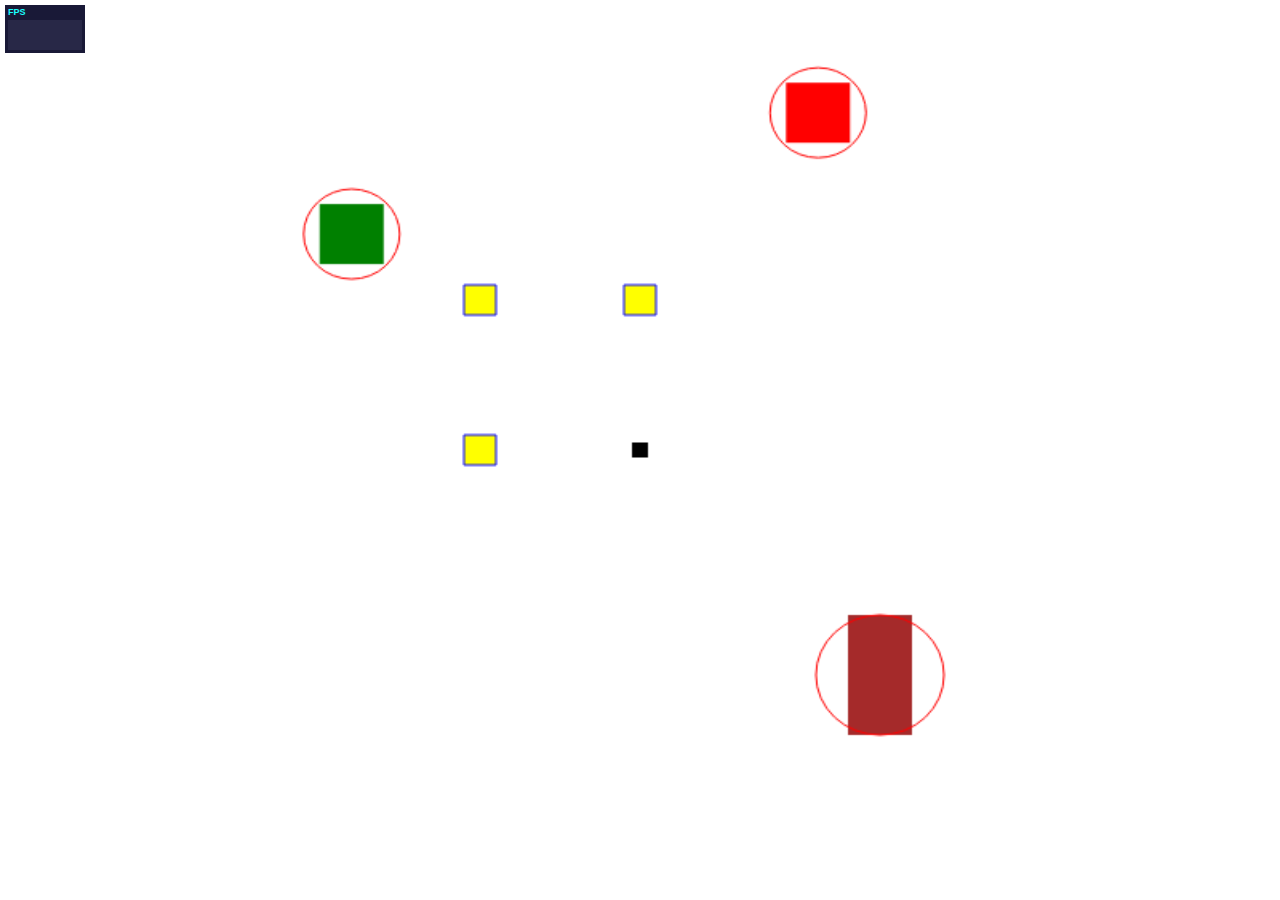
<file: Game/index.html>
<!DOCTYPE html>
<html>

	<head>

		<title>ANNE Final Project Game</title>
		<style type="text/css">
			@import url("http://fonts.googleapis.com/css?family=Open+Sans:400,800");
			@import url("css/SE_style.css");
			@import url("css/style.css");
		</style>
	</head>
	<body>
		<canvas id='mainCanvas' width='800' height='600'>
			Canvas not supported! It is required for this to work. Please download and use the latest <a href="https://www.google.com/intl/en/chrome/browser/">Chrome Browser</a>.
		</canvas>

		<!-- Includes -->
		<script src='js/lib/jquery-1.9.1.min.js'>Javascript Required</script>
		<script src='js/lib/requestAnimationFrame.js'>Javascript Required</script>
		<script src='js/lib/stats.js'>Javascript Required</script>
		<script src='js/lib/math.js'>Javascript Required</script>
		<script src='js/lib/sydoEngine.js'>Javascript Required</script>

		<!-- This section replaced to just include the compiled script -->
		<div class='compiled_script'>
			<script src='js/script.js'></script>

			<!-- Managers and what not -->
			<script src='js/interfaceManager.js'></script>
			<script src='js/encounterManager.js'></script>
			
			<!-- Characters -->
			<script src='js/characters/cameraMan.js'></script>
			<script src='js/characters/player.js'></script>
			<script src='js/characters/enemy.js'></script>
			<script src='js/characters/key.js'></script>
			<script src='js/characters/door.js'></script>

			<!-- Components -->
			<script src='js/components/collectableComponent.js'></script>
			<script src='js/components/playerAIComponent.js'></script>
			<script src='js/components/enemyAIComponent.js'></script>

			<!-- Media -->
			<script src='media/imageFiles.js'></script>
			<script src='media/audioFiles.js'></script>
		</div>

	</body>

</html>
</file>
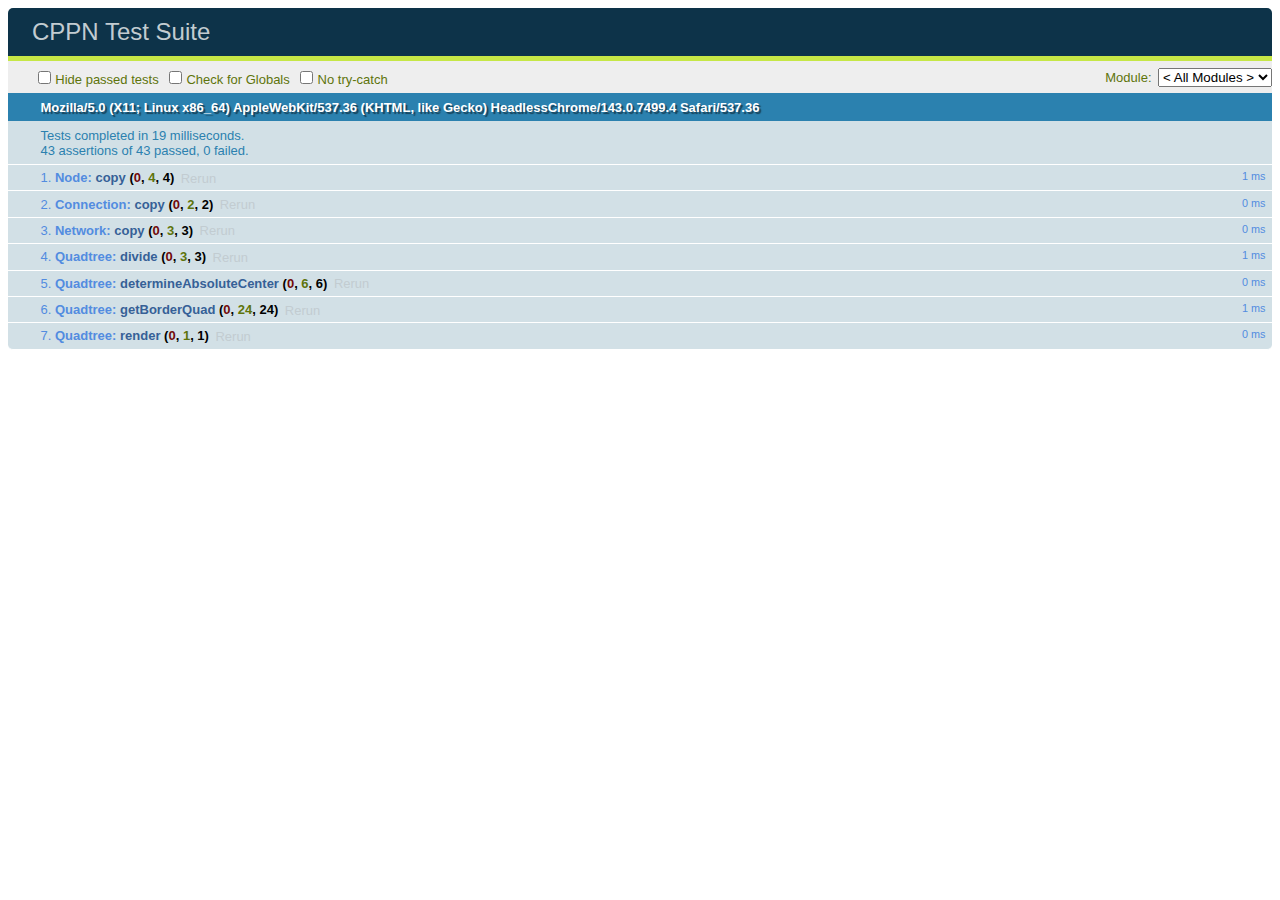
<file: CPPN/test/index.html>
<!DOCTYPE html>
<!--
	Testing Suite for CPPN
 -->
<html>
<head>
	<meta charset="utf-8">
	<title>CPPN Test Suite</title>
	<link rel="stylesheet" href="resources/qunit-1.11.0.css">
</head>
<body>
	<div id="qunit"></div>

	<!-- Libraries -->
	<script src='../lib/jquery-1.9.1.min.js'></script>
	<script src='resources/qunit-1.11.0.js'></script>

	<!-- Viewer Source Code -->
	<script src='../js/math.js'></script>
	<script src='../js/utils.js'></script>
	<script src='../js/node.js'></script>
	<script src='../js/connection.js'></script>
	<script src='../js/network.js'></script>
	<script src='../js/cppn.js'></script>
	<script src='../js/quadtree.js'></script>
	<!--<script src='../js/script-quadtree.js'></script>-->

	<!-- Tests -->
	<script src="tests/tNode.js"></script>
	<script src="tests/tConnection.js"></script>
	<script src="tests/tNetwork.js"></script>
	<script src="tests/tQuadtree.js"></script>
</body>
</html>
</file>
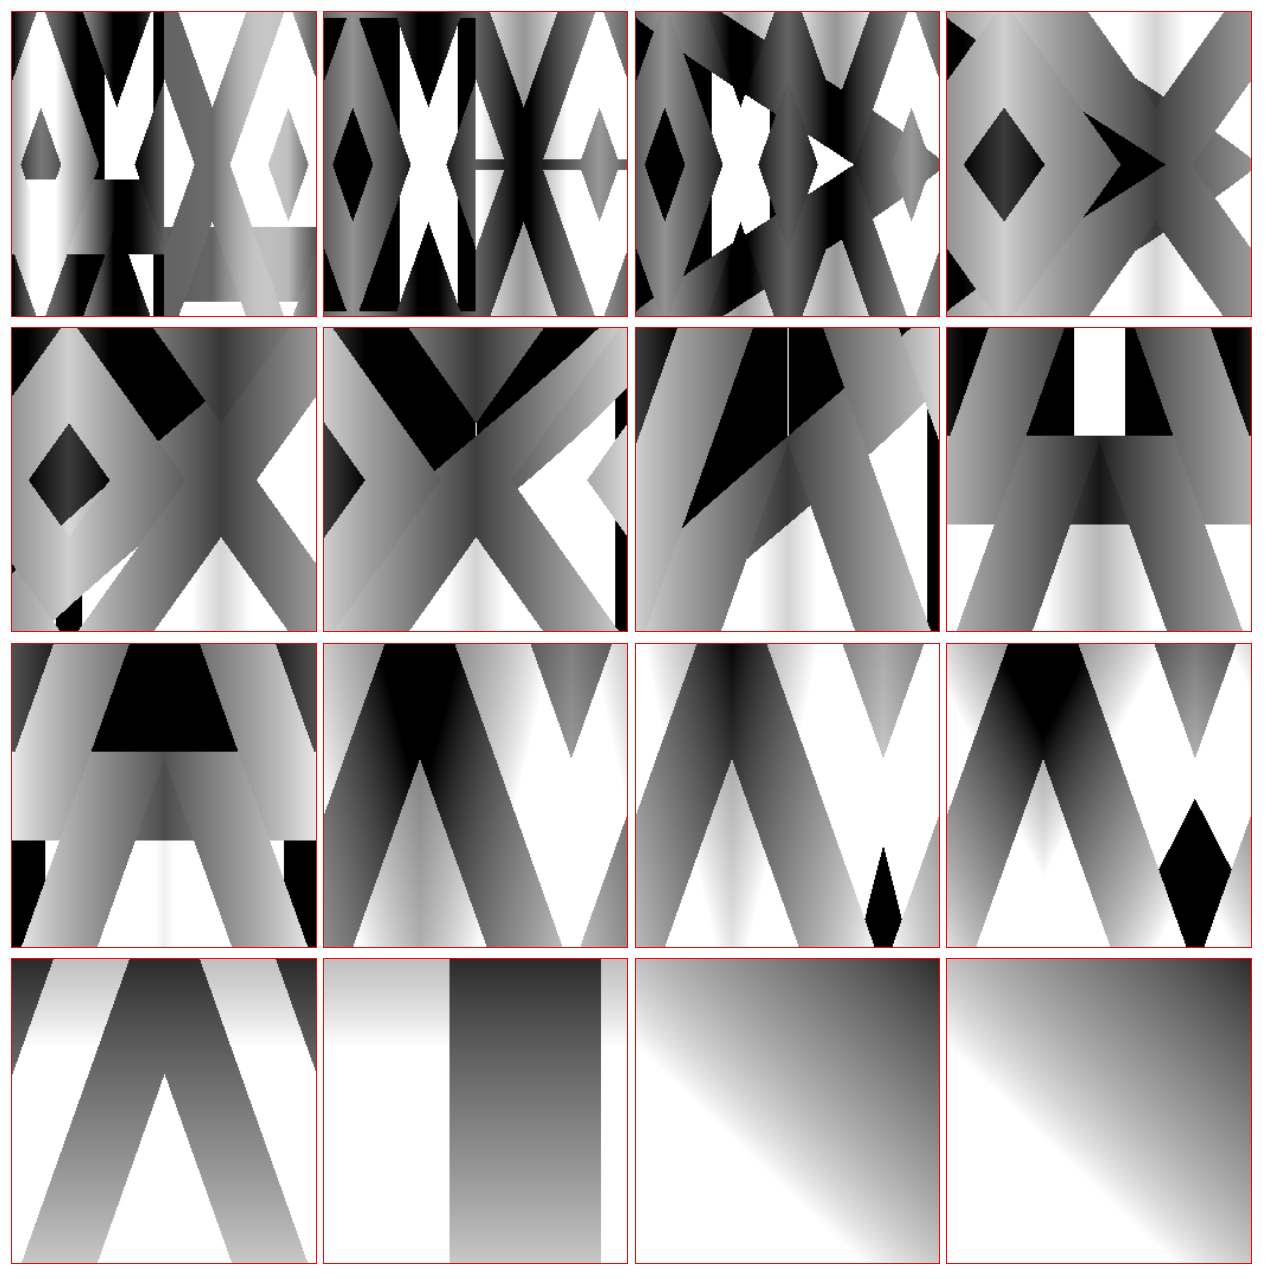
<file: CPPN/1cppn.html>
<!doctype html>
<html>
	<head>
		<meta charset="utf-8" />
		<title>CS5970 ANNE Final Project - CPPN</title>
		<link rel="stylesheet" type="text/css" href="css/cppn.css">
	</head>

	<body>
		
		<div class='container'>
		</div>

		<footer>
			<script src='lib/jquery-1.9.1.min.js'></script>
			<script src='js/math.js'></script>
			<script src='js/utils.js'></script>
			<script src='js/node.js'></script>
			<script src='js/connection.js'></script>
			<script src='js/network.js'></script>
			<script src='js/cppn.js'></script>
			<script src='js/script-cppn.js'></script>
		</footer>
	</body>

	
	
</html>
</file>
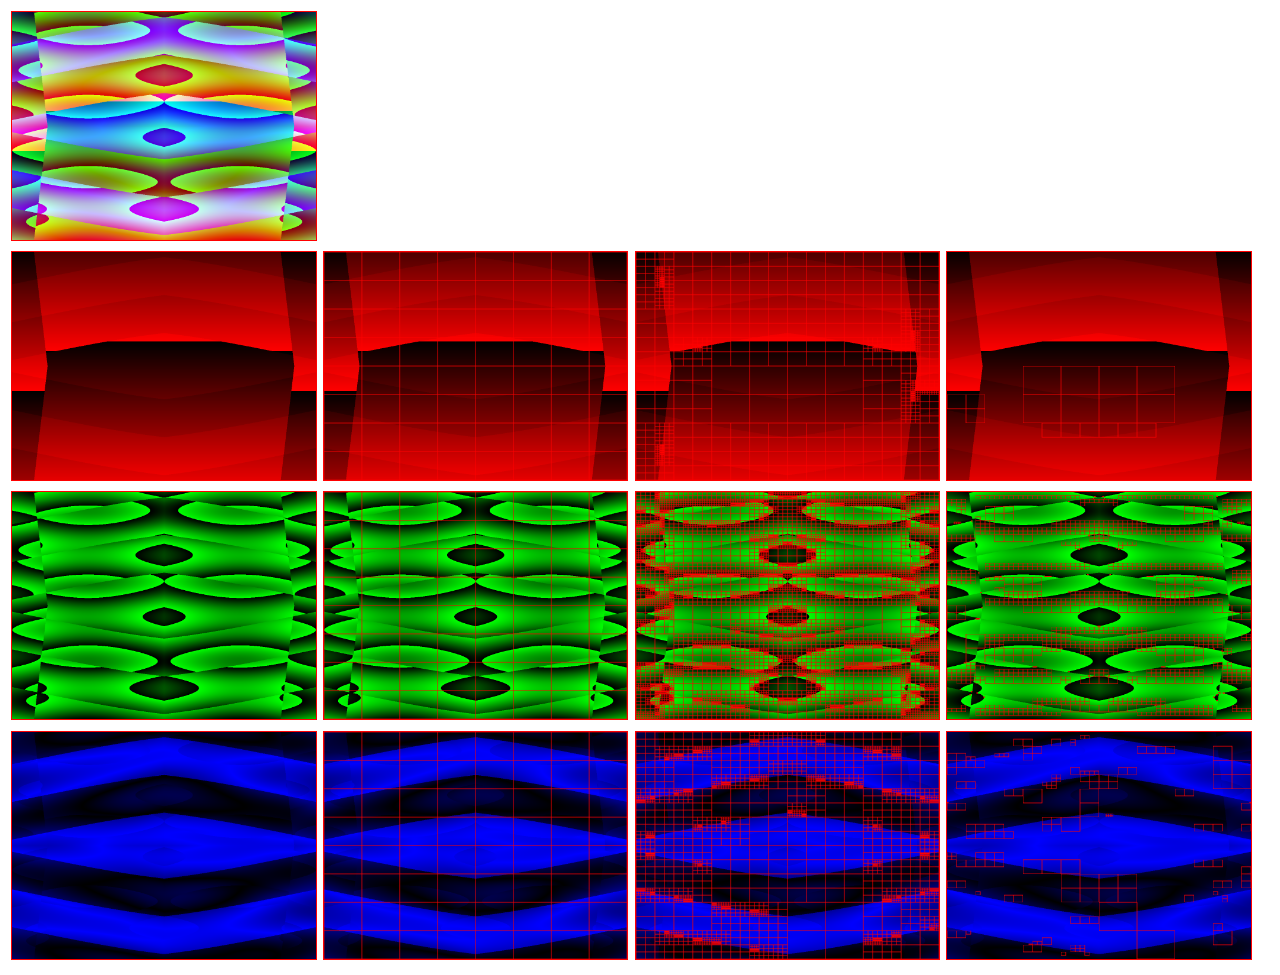
<file: CPPN/2quadtree.html>
<!doctype html>
<html>
	<head>
		<meta charset="utf-8" />
		<title>CS5970 ANNE Final Project - Quadtree</title>
		<link rel="stylesheet" type="text/css" href="css/cppn.css">
	</head>

	<body>
		
		<div class='container'>
		</div>

		<footer>
			<script src='lib/jquery-1.9.1.min.js'></script>
			<script src='js/math.js'></script>
			<script src='js/utils.js'></script>
			<script src='js/node.js'></script>
			<script src='js/connection.js'></script>
			<script src='js/network.js'></script>
			<script src='js/cppn.js'></script>
			<script src='js/quadtree.js'></script>
			<script src='js/script-quadtree.js'></script>
		</footer>
	</body>

	
	
</html>
</file>
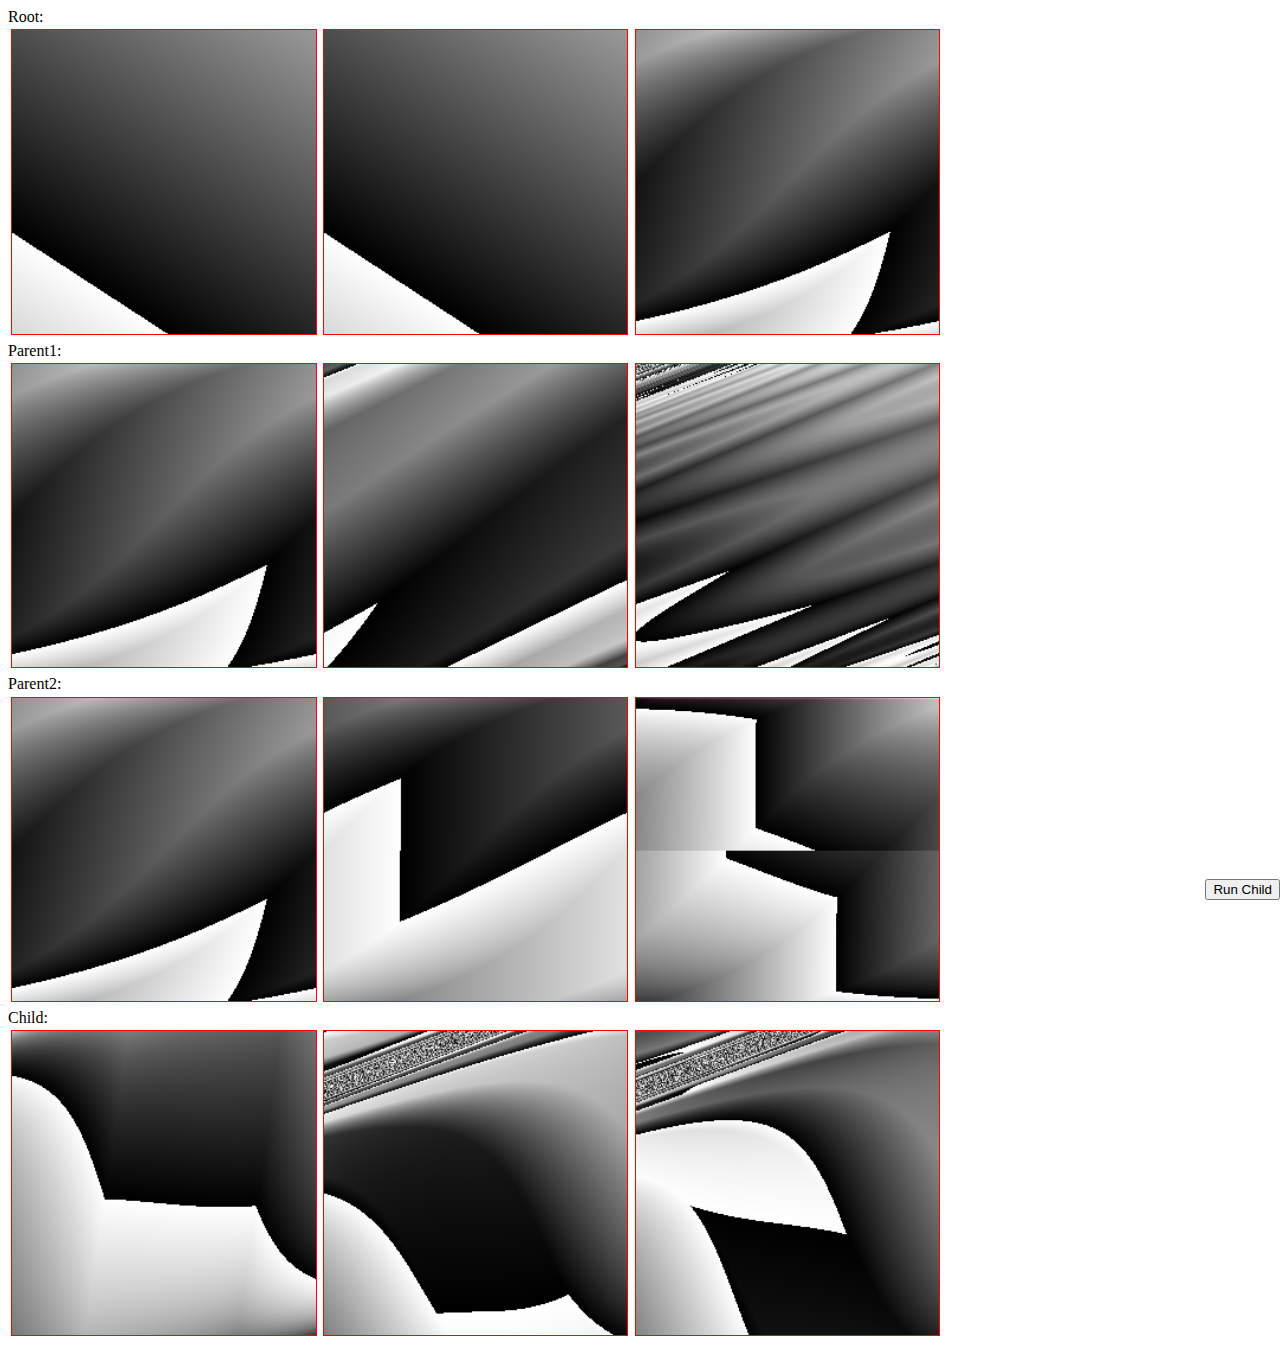
<file: CPPN/3crossover.html>
<!doctype html>
<html>
	<head>
		<meta charset="utf-8" />
		<title>CS5970 ANNE Final Project - Crossover</title>
		<link rel="stylesheet" type="text/css" href="css/cppn.css">
	</head>

	<body>
		
		<div class='container'>
		</div>

		<footer>
			<script src='lib/jquery-1.9.1.min.js'></script>
			<script src='js/math.js'></script>
			<script src='js/utils.js'></script>
			<script src='js/node.js'></script>
			<script src='js/connection.js'></script>
			<script src='js/network.js'></script>
			<script src='js/cppn.js'></script>
			<script src='js/quadtree.js'></script>
			<script src='js/script-crossover.js'></script>
		</footer>
	</body>

	
	
</html>
</file>
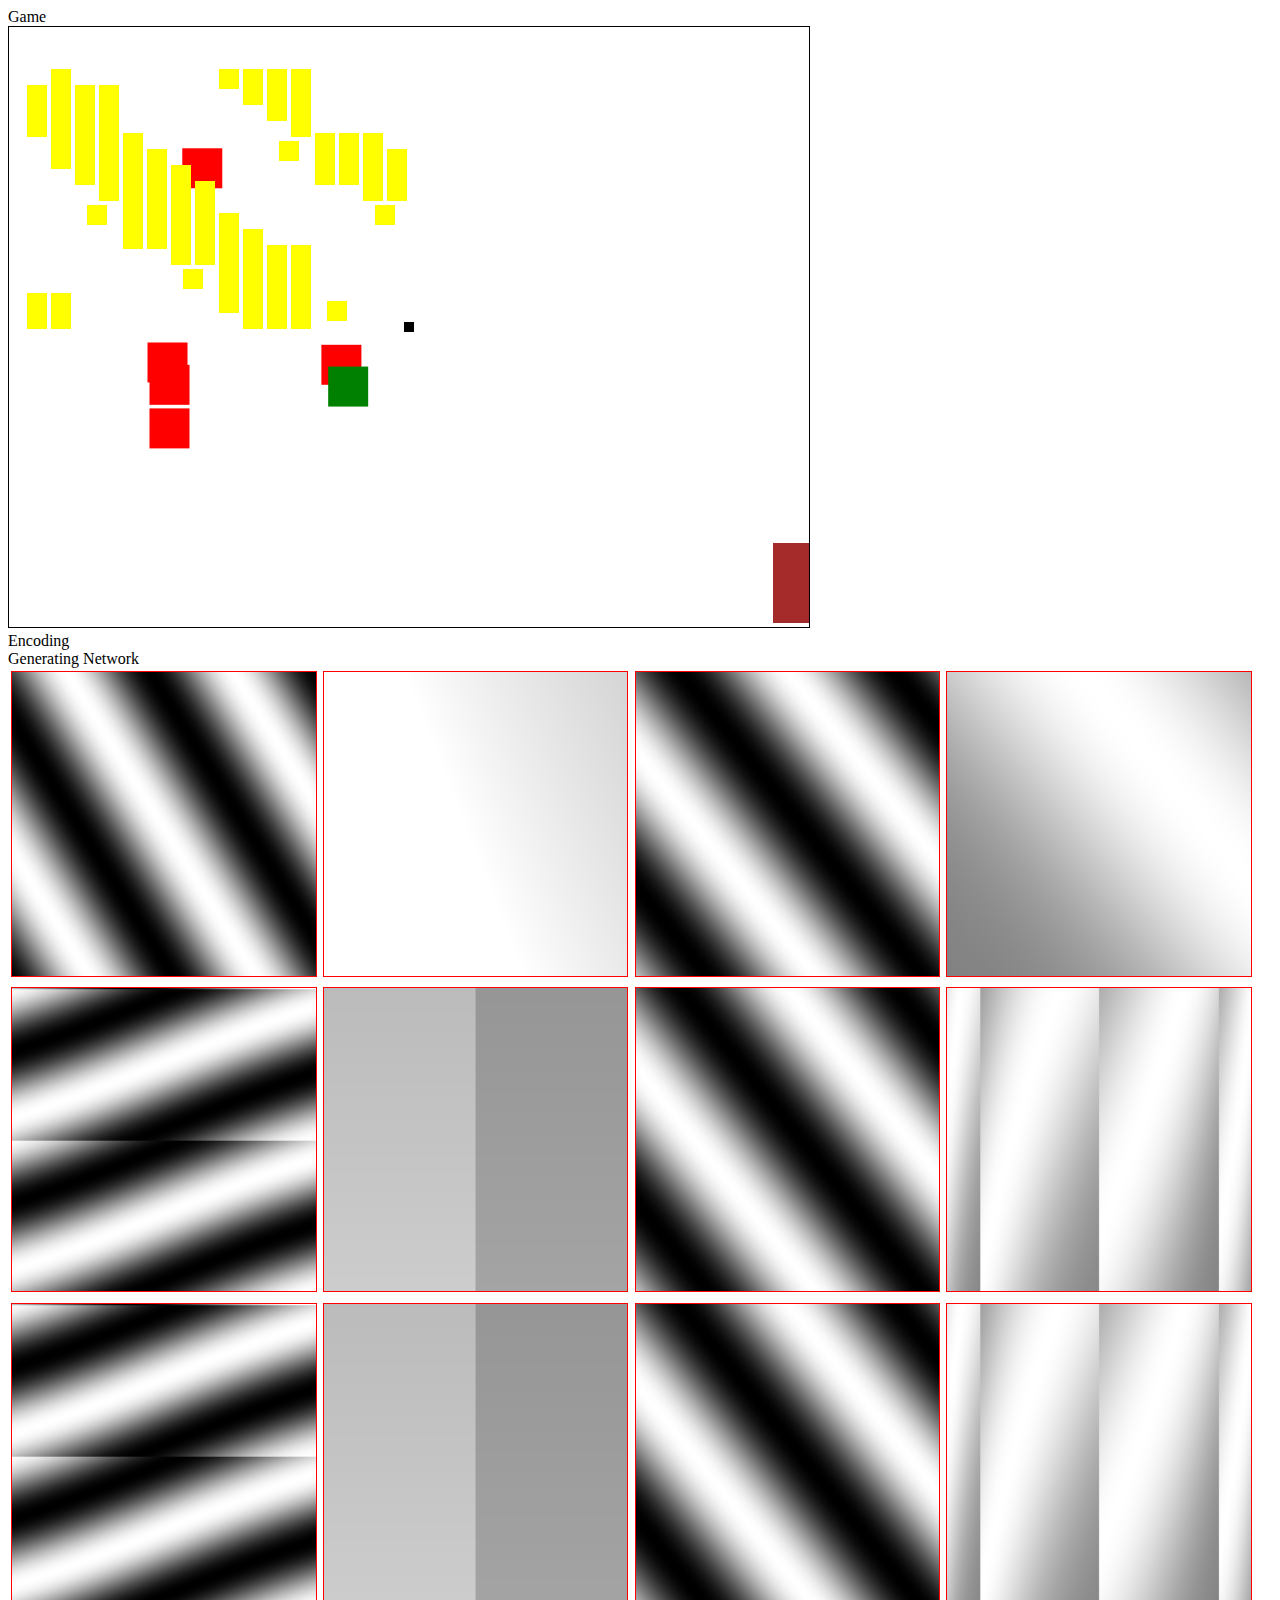
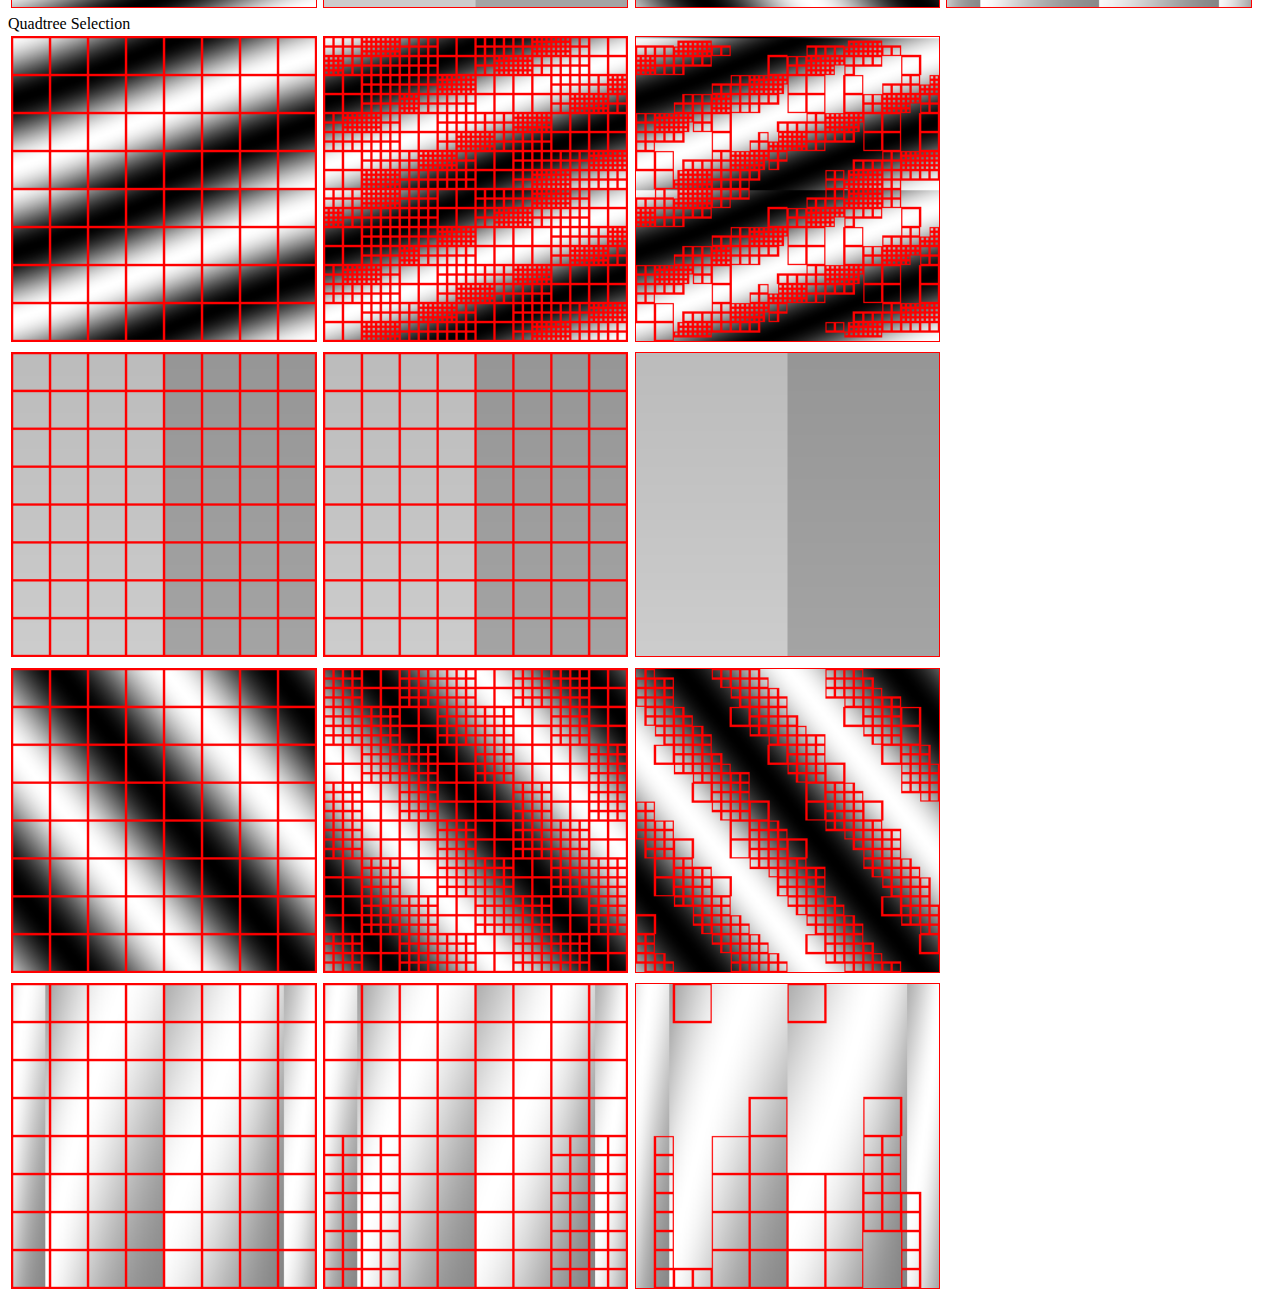
<file: CPPN/5encoding.html>
<!doctype html>
<html>
	<head>
		<meta charset="utf-8" />
		<title>CS5970 ANNE Final Project - Encoding</title>
		<link rel="stylesheet" type="text/css" href="css/cppn.css">
	</head>

	<body>
		Game <br />
		<canvas id='mainCanvas' width='800' height='600'>
			Canvas not supported! It is required for this to work. Please download and use the latest <a href="https://www.google.com/intl/en/chrome/browser/">Chrome Browser</a>.
		</canvas>

		<br />
		Encoding <br />
		<div class='container'>
		</div>

		<footer>
			<script src='lib/jquery-1.9.1.min.js'></script>
			<script src='js/math.js'></script>
			<script src='js/utils.js'></script>
			<script src='js/node.js'></script>
			<script src='js/connection.js'></script>
			<script src='js/network.js'></script>
			<script src='js/cppn.js'></script>
			<script src='js/quadtree.js'></script>
			
			<!-- Game Code -->
			<script src='../Game/js/lib/requestAnimationFrame.js'>Javascript Required</script>
			<script src='../Game/js/lib/stats.js'>Javascript Required</script>
			<script src='../Game/js/lib/math.js'>Javascript Required</script>
			<script src='../Game/js/lib/sydoEngine.js'>Javascript Required</script>
			<script src='../Game/js/baseScript.js'></script>
			<!-- Managers and what not -->
			<script src='../Game/js/interfaceManager.js'></script>
			<script src='../Game/js/encounterManager.js'></script>
			<!-- Characters -->
			<script src='../Game/js/characters/cameraMan.js'></script>
			<script src='../Game/js/characters/player.js'></script>
			<script src='../Game/js/characters/enemy.js'></script>
			<script src='../Game/js/characters/key.js'></script>
			<script src='../Game/js/characters/door.js'></script>
			<!-- Components -->
			<script src='../Game/js/components/collectableComponent.js'></script>
			<script src='../Game/js/components/playerAIComponent.js'></script>
			<script src='../Game/js/components/enemyAIComponent.js'></script>
			<!-- Media -->
			<script src='../Game/media/imageFiles.js'></script>
			<script src='../Game/media/audioFiles.js'></script>


			<script src='js/script-encoding.js'></script>
		</footer>
	</body>

	
	
</html>
</file>
<file: CPPN/css/cppn.css>
.container canvas,
.container img {
	width: 24%;
	border: 1px solid red;
	margin: 0.25%;
}

.graph {
	display: inline-block;
}

#mainCanvas {
	border: 1px solid black;
}

#stats {
	position: absolute;
	top: 5px;
	left: 5px;
}
</file>
<file: CPPN/test/resources/qunit-1.11.0.css>
/**
 * QUnit v1.11.0 - A JavaScript Unit Testing Framework
 *
 * http://qunitjs.com
 *
 * Copyright 2012 jQuery Foundation and other contributors
 * Released under the MIT license.
 * http://jquery.org/license
 */

/** Font Family and Sizes */

#qunit-tests, #qunit-header, #qunit-banner, #qunit-testrunner-toolbar, #qunit-userAgent, #qunit-testresult {
	font-family: "Helvetica Neue Light", "HelveticaNeue-Light", "Helvetica Neue", Calibri, Helvetica, Arial, sans-serif;
}

#qunit-testrunner-toolbar, #qunit-userAgent, #qunit-testresult, #qunit-tests li { font-size: small; }
#qunit-tests { font-size: smaller; }


/** Resets */

#qunit-tests, #qunit-header, #qunit-banner, #qunit-userAgent, #qunit-testresult, #qunit-modulefilter {
	margin: 0;
	padding: 0;
}


/** Header */

#qunit-header {
	padding: 0.5em 0 0.5em 1em;

	color: #8699a4;
	background-color: #0d3349;

	font-size: 1.5em;
	line-height: 1em;
	font-weight: normal;

	border-radius: 5px 5px 0 0;
	-moz-border-radius: 5px 5px 0 0;
	-webkit-border-top-right-radius: 5px;
	-webkit-border-top-left-radius: 5px;
}

#qunit-header a {
	text-decoration: none;
	color: #c2ccd1;
}

#qunit-header a:hover,
#qunit-header a:focus {
	color: #fff;
}

#qunit-testrunner-toolbar label {
	display: inline-block;
	padding: 0 .5em 0 .1em;
}

#qunit-banner {
	height: 5px;
}

#qunit-testrunner-toolbar {
	padding: 0.5em 0 0.5em 2em;
	color: #5E740B;
	background-color: #eee;
	overflow: hidden;
}

#qunit-userAgent {
	padding: 0.5em 0 0.5em 2.5em;
	background-color: #2b81af;
	color: #fff;
	text-shadow: rgba(0, 0, 0, 0.5) 2px 2px 1px;
}

#qunit-modulefilter-container {
	float: right;
}

/** Tests: Pass/Fail */

#qunit-tests {
	list-style-position: inside;
}

#qunit-tests li {
	padding: 0.4em 0.5em 0.4em 2.5em;
	border-bottom: 1px solid #fff;
	list-style-position: inside;
}

#qunit-tests.hidepass li.pass, #qunit-tests.hidepass li.running  {
	display: none;
}

#qunit-tests li strong {
	cursor: pointer;
}

#qunit-tests li a {
	padding: 0.5em;
	color: #c2ccd1;
	text-decoration: none;
}
#qunit-tests li a:hover,
#qunit-tests li a:focus {
	color: #000;
}

#qunit-tests li .runtime {
	float: right;
	font-size: smaller;
}

.qunit-assert-list {
	margin-top: 0.5em;
	padding: 0.5em;

	background-color: #fff;

	border-radius: 5px;
	-moz-border-radius: 5px;
	-webkit-border-radius: 5px;
}

.qunit-collapsed {
	display: none;
}

#qunit-tests table {
	border-collapse: collapse;
	margin-top: .2em;
}

#qunit-tests th {
	text-align: right;
	vertical-align: top;
	padding: 0 .5em 0 0;
}

#qunit-tests td {
	vertical-align: top;
}

#qunit-tests pre {
	margin: 0;
	white-space: pre-wrap;
	word-wrap: break-word;
}

#qunit-tests del {
	background-color: #e0f2be;
	color: #374e0c;
	text-decoration: none;
}

#qunit-tests ins {
	background-color: #ffcaca;
	color: #500;
	text-decoration: none;
}

/*** Test Counts */

#qunit-tests b.counts                       { color: black; }
#qunit-tests b.passed                       { color: #5E740B; }
#qunit-tests b.failed                       { color: #710909; }

#qunit-tests li li {
	padding: 5px;
	background-color: #fff;
	border-bottom: none;
	list-style-position: inside;
}

/*** Passing Styles */

#qunit-tests li li.pass {
	color: #3c510c;
	background-color: #fff;
	border-left: 10px solid #C6E746;
}

#qunit-tests .pass                          { color: #528CE0; background-color: #D2E0E6; }
#qunit-tests .pass .test-name               { color: #366097; }

#qunit-tests .pass .test-actual,
#qunit-tests .pass .test-expected           { color: #999999; }

#qunit-banner.qunit-pass                    { background-color: #C6E746; }

/*** Failing Styles */

#qunit-tests li li.fail {
	color: #710909;
	background-color: #fff;
	border-left: 10px solid #EE5757;
	white-space: pre;
}

#qunit-tests > li:last-child {
	border-radius: 0 0 5px 5px;
	-moz-border-radius: 0 0 5px 5px;
	-webkit-border-bottom-right-radius: 5px;
	-webkit-border-bottom-left-radius: 5px;
}

#qunit-tests .fail                          { color: #000000; background-color: #EE5757; }
#qunit-tests .fail .test-name,
#qunit-tests .fail .module-name             { color: #000000; }

#qunit-tests .fail .test-actual             { color: #EE5757; }
#qunit-tests .fail .test-expected           { color: green;   }

#qunit-banner.qunit-fail                    { background-color: #EE5757; }


/** Result */

#qunit-testresult {
	padding: 0.5em 0.5em 0.5em 2.5em;

	color: #2b81af;
	background-color: #D2E0E6;

	border-bottom: 1px solid white;
}
#qunit-testresult .module-name {
	font-weight: bold;
}

/** Fixture */

#qunit-fixture {
	position: absolute;
	top: -10000px;
	left: -10000px;
	width: 1000px;
	height: 1000px;
}
</file>
